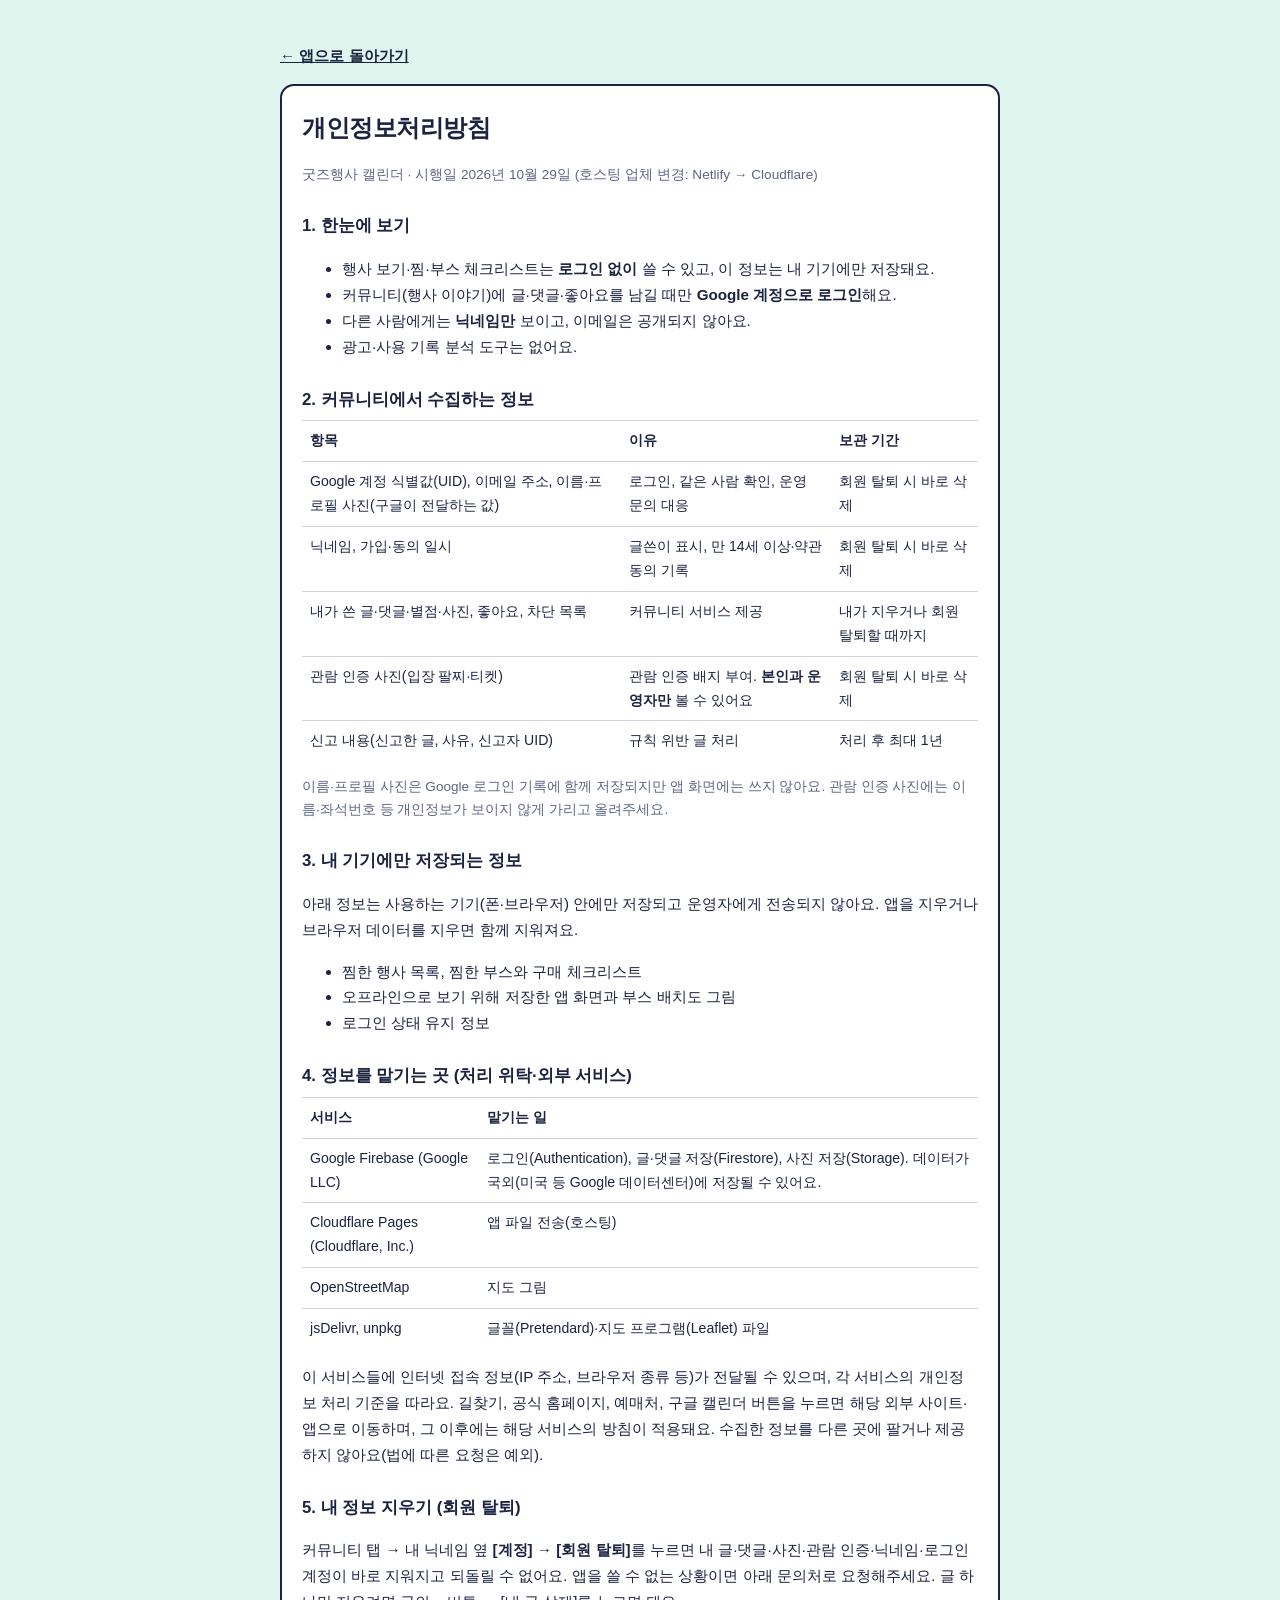
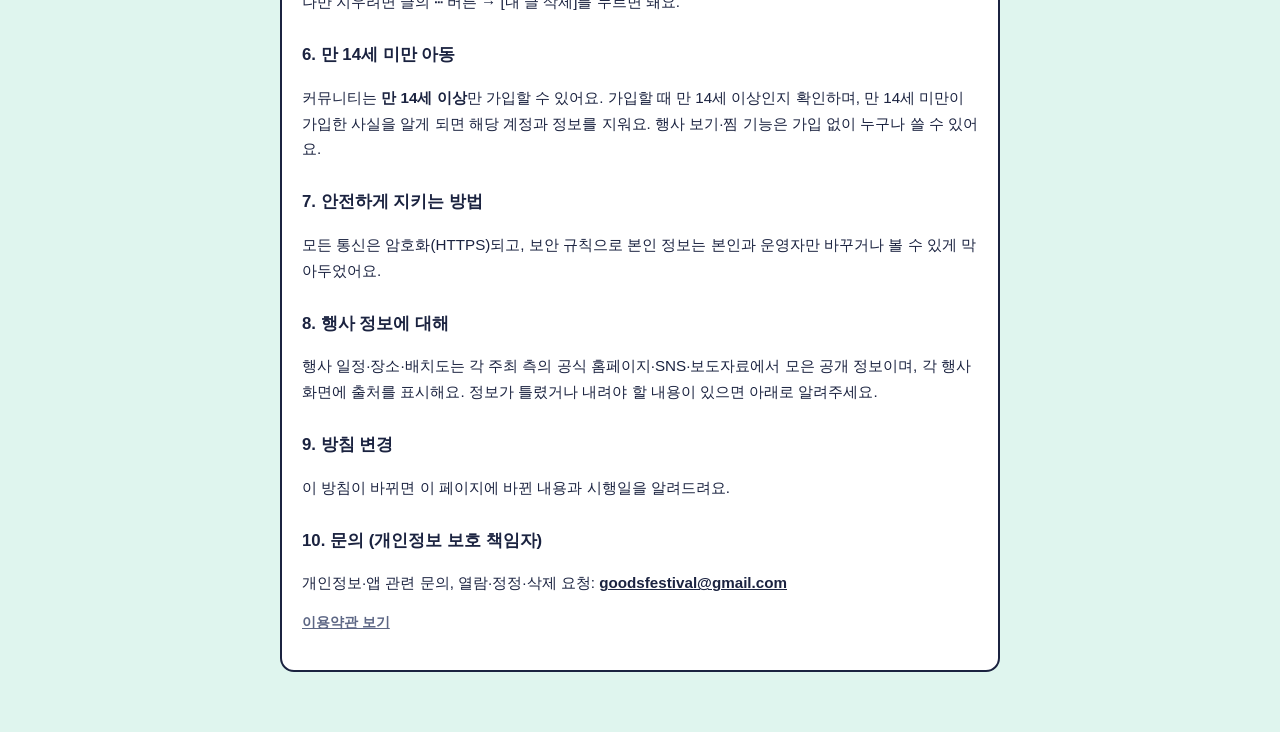
<file: privacy.html>
<!DOCTYPE html>
<html lang="ko">
<head>
  <meta charset="UTF-8" />
  <meta name="color-scheme" content="only light" />
  <meta name="viewport" content="width=device-width, initial-scale=1" />
  <title>개인정보처리방침 · 굿즈행사 캘린더</title>
  <script>
    /* 앱 설정의 화면 모드(라이트/다크)를 이 페이지에도 적용 */
    try { var t = (JSON.parse(localStorage.getItem('goodsfair.settings') || '{}') || {}).theme;
      if (t === 'light' || t === 'dark') document.documentElement.dataset.theme = t; } catch (e) {}
  </script>
  <style>
    :root { --bg: #DFF5EE; --paper: #fff; --ink: #1B2340; --muted: #5D6785; color-scheme: only light; }
    @media (prefers-color-scheme: dark) { :root:not([data-theme="light"]) { --bg: #12201D; --paper: #1E2B30; --ink: #E8ECF6; --muted: #9AA3BF; color-scheme: only dark; } }
    :root[data-theme="dark"] { --bg: #12201D; --paper: #1E2B30; --ink: #E8ECF6; --muted: #9AA3BF; color-scheme: only dark; }
    body { margin: 0; background: var(--bg); color: var(--ink); font-family: "Pretendard Variable", Pretendard, "Noto Sans KR", -apple-system, sans-serif; line-height: 1.7; }
    main { max-width: 720px; margin: 0 auto; padding: 28px 16px 60px; }
    article { background: var(--paper); border: 2px solid var(--ink); border-radius: 14px; padding: 22px 20px; }
    h1 { margin: 0 0 4px; font-size: 1.5rem; letter-spacing: -0.02em; }
    h2 { margin: 26px 0 6px; font-size: 1.05rem; }
    p, li { font-size: 0.95rem; }
    .muted { color: var(--muted); font-size: 0.85rem; }
    a { color: inherit; font-weight: 700; }
    table { width: 100%; border-collapse: collapse; font-size: 0.88rem; }
    th, td { text-align: left; padding: 8px; border-top: 1px solid color-mix(in srgb, var(--ink) 20%, transparent); vertical-align: top; }
  </style>
</head>
<body>
<main>
  <p><a href="./">← 앱으로 돌아가기</a></p>
  <article>
    <h1>개인정보처리방침</h1>
    <p class="muted">굿즈행사 캘린더 · 시행일 2026년 10월 29일 (호스팅 업체 변경: Netlify → Cloudflare)</p>

    <h2>1. 한눈에 보기</h2>
    <ul>
      <li>행사 보기·찜·부스 체크리스트는 <b>로그인 없이</b> 쓸 수 있고, 이 정보는 내 기기에만 저장돼요.</li>
      <li>커뮤니티(행사 이야기)에 글·댓글·좋아요를 남길 때만 <b>Google 계정으로 로그인</b>해요.</li>
      <li>다른 사람에게는 <b>닉네임만</b> 보이고, 이메일은 공개되지 않아요.</li>
      <li>광고·사용 기록 분석 도구는 없어요.</li>
    </ul>

    <h2>2. 커뮤니티에서 수집하는 정보</h2>
    <table>
      <tr><th>항목</th><th>이유</th><th>보관 기간</th></tr>
      <tr><td>Google 계정 식별값(UID), 이메일 주소, 이름·프로필 사진(구글이 전달하는 값)</td><td>로그인, 같은 사람 확인, 운영 문의 대응</td><td>회원 탈퇴 시 바로 삭제</td></tr>
      <tr><td>닉네임, 가입·동의 일시</td><td>글쓴이 표시, 만 14세 이상·약관 동의 기록</td><td>회원 탈퇴 시 바로 삭제</td></tr>
      <tr><td>내가 쓴 글·댓글·별점·사진, 좋아요, 차단 목록</td><td>커뮤니티 서비스 제공</td><td>내가 지우거나 회원 탈퇴할 때까지</td></tr>
      <tr><td>관람 인증 사진(입장 팔찌·티켓)</td><td>관람 인증 배지 부여. <b>본인과 운영자만</b> 볼 수 있어요</td><td>회원 탈퇴 시 바로 삭제</td></tr>
      <tr><td>신고 내용(신고한 글, 사유, 신고자 UID)</td><td>규칙 위반 글 처리</td><td>처리 후 최대 1년</td></tr>
    </table>
    <p class="muted">이름·프로필 사진은 Google 로그인 기록에 함께 저장되지만 앱 화면에는 쓰지 않아요. 관람 인증 사진에는 이름·좌석번호 등 개인정보가 보이지 않게 가리고 올려주세요.</p>

    <h2>3. 내 기기에만 저장되는 정보</h2>
    <p>아래 정보는 사용하는 기기(폰·브라우저) 안에만 저장되고 운영자에게 전송되지 않아요. 앱을 지우거나 브라우저 데이터를 지우면 함께 지워져요.</p>
    <ul>
      <li>찜한 행사 목록, 찜한 부스와 구매 체크리스트</li>
      <li>오프라인으로 보기 위해 저장한 앱 화면과 부스 배치도 그림</li>
      <li>로그인 상태 유지 정보</li>
    </ul>

    <h2>4. 정보를 맡기는 곳 (처리 위탁·외부 서비스)</h2>
    <table>
      <tr><th>서비스</th><th>맡기는 일</th></tr>
      <tr><td>Google Firebase (Google LLC)</td><td>로그인(Authentication), 글·댓글 저장(Firestore), 사진 저장(Storage). 데이터가 국외(미국 등 Google 데이터센터)에 저장될 수 있어요.</td></tr>
      <tr><td>Cloudflare Pages (Cloudflare, Inc.)</td><td>앱 파일 전송(호스팅)</td></tr>
      <tr><td>OpenStreetMap</td><td>지도 그림</td></tr>
      <tr><td>jsDelivr, unpkg</td><td>글꼴(Pretendard)·지도 프로그램(Leaflet) 파일</td></tr>
    </table>
    <p>이 서비스들에 인터넷 접속 정보(IP 주소, 브라우저 종류 등)가 전달될 수 있으며, 각 서비스의 개인정보 처리 기준을 따라요. 길찾기, 공식 홈페이지, 예매처, 구글 캘린더 버튼을 누르면 해당 외부 사이트·앱으로 이동하며, 그 이후에는 해당 서비스의 방침이 적용돼요. 수집한 정보를 다른 곳에 팔거나 제공하지 않아요(법에 따른 요청은 예외).</p>

    <h2>5. 내 정보 지우기 (회원 탈퇴)</h2>
    <p>커뮤니티 탭 → 내 닉네임 옆 <b>[계정] → [회원 탈퇴]</b>를 누르면 내 글·댓글·사진·관람 인증·닉네임·로그인 계정이 바로 지워지고 되돌릴 수 없어요. 앱을 쓸 수 없는 상황이면 아래 문의처로 요청해주세요. 글 하나만 지우려면 글의 ⋯ 버튼 → [내 글 삭제]를 누르면 돼요.</p>

    <h2>6. 만 14세 미만 아동</h2>
    <p>커뮤니티는 <b>만 14세 이상</b>만 가입할 수 있어요. 가입할 때 만 14세 이상인지 확인하며, 만 14세 미만이 가입한 사실을 알게 되면 해당 계정과 정보를 지워요. 행사 보기·찜 기능은 가입 없이 누구나 쓸 수 있어요.</p>

    <h2>7. 안전하게 지키는 방법</h2>
    <p>모든 통신은 암호화(HTTPS)되고, 보안 규칙으로 본인 정보는 본인과 운영자만 바꾸거나 볼 수 있게 막아두었어요.</p>

    <h2>8. 행사 정보에 대해</h2>
    <p>행사 일정·장소·배치도는 각 주최 측의 공식 홈페이지·SNS·보도자료에서 모은 공개 정보이며, 각 행사 화면에 출처를 표시해요. 정보가 틀렸거나 내려야 할 내용이 있으면 아래로 알려주세요.</p>

    <h2>9. 방침 변경</h2>
    <p>이 방침이 바뀌면 이 페이지에 바뀐 내용과 시행일을 알려드려요.</p>

    <h2>10. 문의 (개인정보 보호 책임자)</h2>
    <p>개인정보·앱 관련 문의, 열람·정정·삭제 요청: <b><a href="mailto:goodsfestival@gmail.com">goodsfestival@gmail.com</a></b></p>
    <p class="muted"><a href="terms.html">이용약관 보기</a></p>
  </article>
</main>
</body>
</html>
</file>
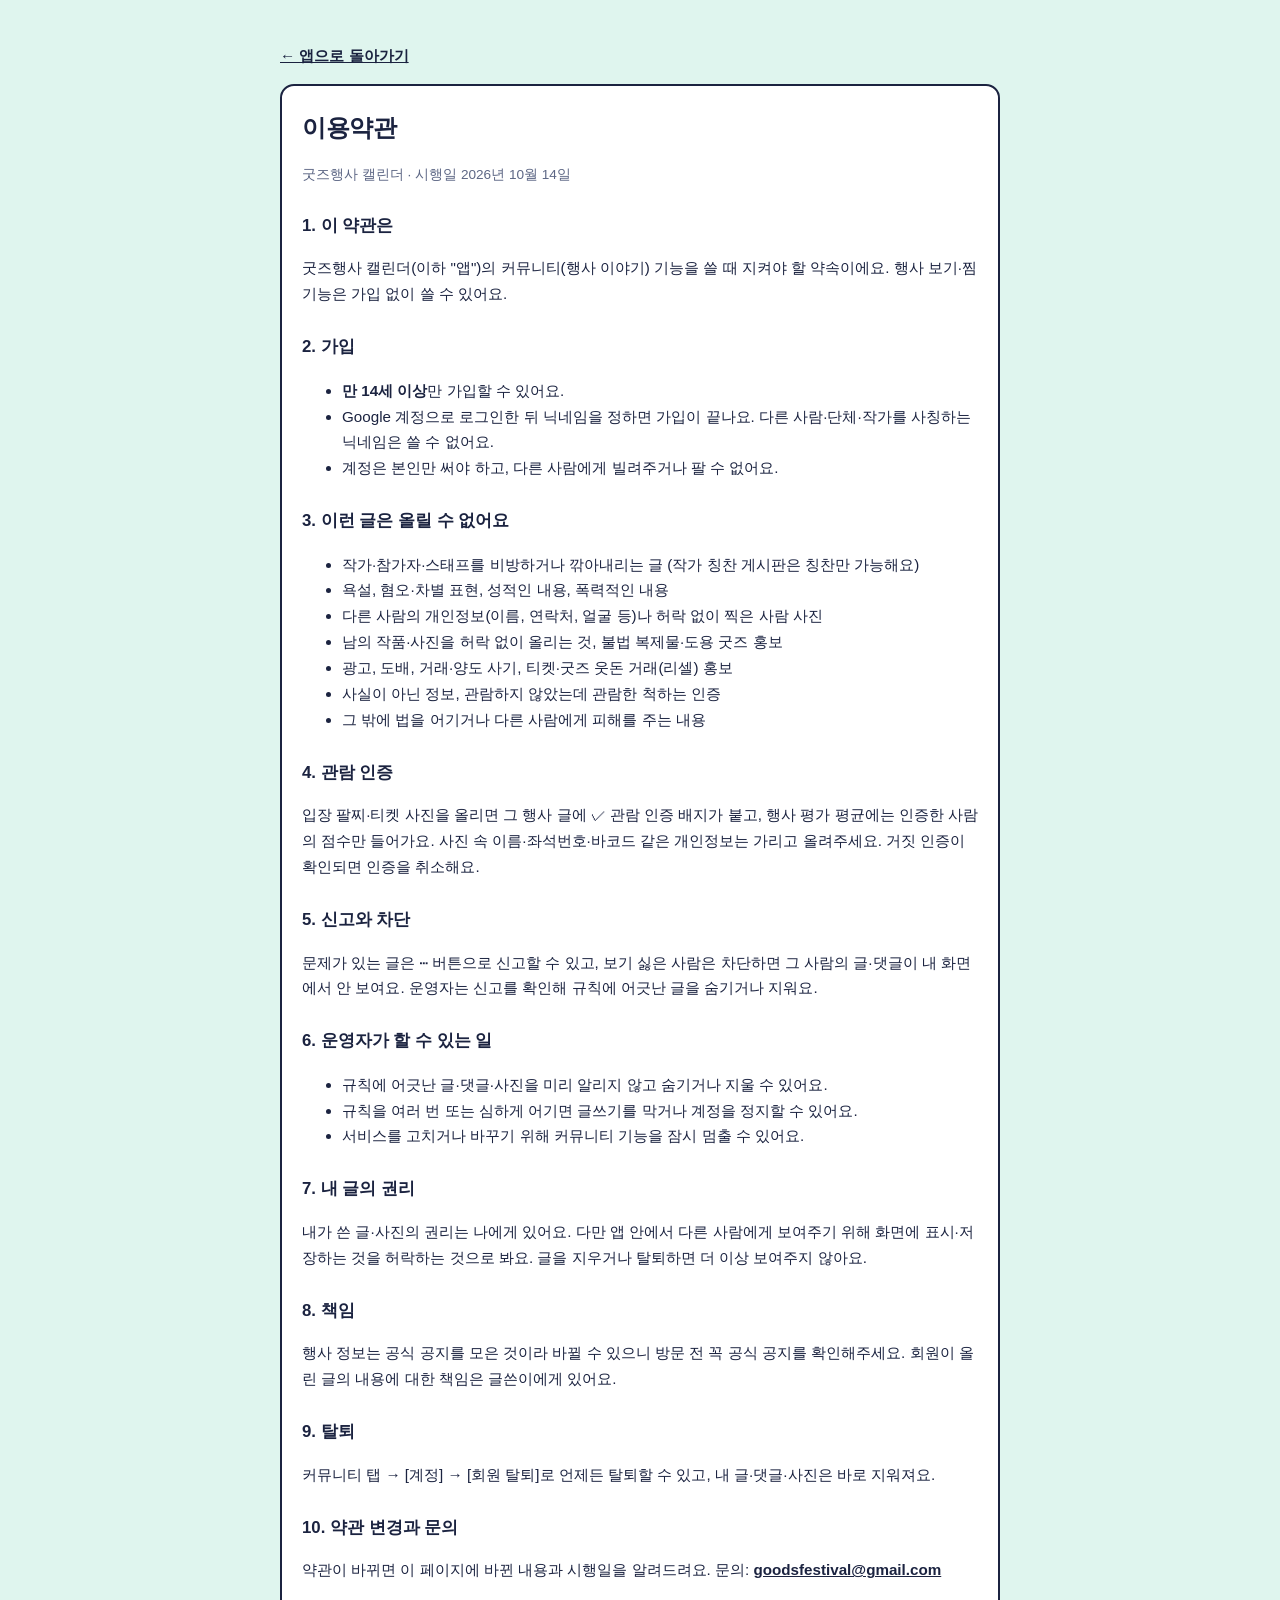
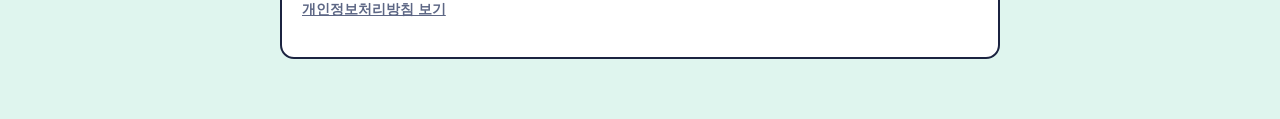
<file: terms.html>
<!DOCTYPE html>
<html lang="ko">
<head>
  <meta charset="UTF-8" />
  <meta name="color-scheme" content="only light" />
  <meta name="viewport" content="width=device-width, initial-scale=1" />
  <title>이용약관 · 굿즈행사 캘린더</title>
  <script>
    /* 앱 설정의 화면 모드(라이트/다크)를 이 페이지에도 적용 */
    try { var t = (JSON.parse(localStorage.getItem('goodsfair.settings') || '{}') || {}).theme;
      if (t === 'light' || t === 'dark') document.documentElement.dataset.theme = t; } catch (e) {}
  </script>
  <style>
    :root { --bg: #DFF5EE; --paper: #fff; --ink: #1B2340; --muted: #5D6785; color-scheme: only light; }
    @media (prefers-color-scheme: dark) { :root:not([data-theme="light"]) { --bg: #12201D; --paper: #1E2B30; --ink: #E8ECF6; --muted: #9AA3BF; color-scheme: only dark; } }
    :root[data-theme="dark"] { --bg: #12201D; --paper: #1E2B30; --ink: #E8ECF6; --muted: #9AA3BF; color-scheme: only dark; }
    body { margin: 0; background: var(--bg); color: var(--ink); font-family: "Pretendard Variable", Pretendard, "Noto Sans KR", -apple-system, sans-serif; line-height: 1.7; }
    main { max-width: 720px; margin: 0 auto; padding: 28px 16px 60px; }
    article { background: var(--paper); border: 2px solid var(--ink); border-radius: 14px; padding: 22px 20px; }
    h1 { margin: 0 0 4px; font-size: 1.5rem; letter-spacing: -0.02em; }
    h2 { margin: 26px 0 6px; font-size: 1.05rem; }
    p, li { font-size: 0.95rem; }
    .muted { color: var(--muted); font-size: 0.85rem; }
    a { color: inherit; font-weight: 700; }
    table { width: 100%; border-collapse: collapse; font-size: 0.88rem; }
    th, td { text-align: left; padding: 8px; border-top: 1px solid color-mix(in srgb, var(--ink) 20%, transparent); vertical-align: top; }
  </style>
</head>
<body>
<main>
  <p><a href="./">← 앱으로 돌아가기</a></p>
  <article>
    <h1>이용약관</h1>
    <p class="muted">굿즈행사 캘린더 · 시행일 2026년 10월 14일</p>

    <h2>1. 이 약관은</h2>
    <p>굿즈행사 캘린더(이하 "앱")의 커뮤니티(행사 이야기) 기능을 쓸 때 지켜야 할 약속이에요. 행사 보기·찜 기능은 가입 없이 쓸 수 있어요.</p>

    <h2>2. 가입</h2>
    <ul>
      <li><b>만 14세 이상</b>만 가입할 수 있어요.</li>
      <li>Google 계정으로 로그인한 뒤 닉네임을 정하면 가입이 끝나요. 다른 사람·단체·작가를 사칭하는 닉네임은 쓸 수 없어요.</li>
      <li>계정은 본인만 써야 하고, 다른 사람에게 빌려주거나 팔 수 없어요.</li>
    </ul>

    <h2>3. 이런 글은 올릴 수 없어요</h2>
    <ul>
      <li>작가·참가자·스태프를 비방하거나 깎아내리는 글 (작가 칭찬 게시판은 칭찬만 가능해요)</li>
      <li>욕설, 혐오·차별 표현, 성적인 내용, 폭력적인 내용</li>
      <li>다른 사람의 개인정보(이름, 연락처, 얼굴 등)나 허락 없이 찍은 사람 사진</li>
      <li>남의 작품·사진을 허락 없이 올리는 것, 불법 복제물·도용 굿즈 홍보</li>
      <li>광고, 도배, 거래·양도 사기, 티켓·굿즈 웃돈 거래(리셀) 홍보</li>
      <li>사실이 아닌 정보, 관람하지 않았는데 관람한 척하는 인증</li>
      <li>그 밖에 법을 어기거나 다른 사람에게 피해를 주는 내용</li>
    </ul>

    <h2>4. 관람 인증</h2>
    <p>입장 팔찌·티켓 사진을 올리면 그 행사 글에 ✓ 관람 인증 배지가 붙고, 행사 평가 평균에는 인증한 사람의 점수만 들어가요. 사진 속 이름·좌석번호·바코드 같은 개인정보는 가리고 올려주세요. 거짓 인증이 확인되면 인증을 취소해요.</p>

    <h2>5. 신고와 차단</h2>
    <p>문제가 있는 글은 ⋯ 버튼으로 신고할 수 있고, 보기 싫은 사람은 차단하면 그 사람의 글·댓글이 내 화면에서 안 보여요. 운영자는 신고를 확인해 규칙에 어긋난 글을 숨기거나 지워요.</p>

    <h2>6. 운영자가 할 수 있는 일</h2>
    <ul>
      <li>규칙에 어긋난 글·댓글·사진을 미리 알리지 않고 숨기거나 지울 수 있어요.</li>
      <li>규칙을 여러 번 또는 심하게 어기면 글쓰기를 막거나 계정을 정지할 수 있어요.</li>
      <li>서비스를 고치거나 바꾸기 위해 커뮤니티 기능을 잠시 멈출 수 있어요.</li>
    </ul>

    <h2>7. 내 글의 권리</h2>
    <p>내가 쓴 글·사진의 권리는 나에게 있어요. 다만 앱 안에서 다른 사람에게 보여주기 위해 화면에 표시·저장하는 것을 허락하는 것으로 봐요. 글을 지우거나 탈퇴하면 더 이상 보여주지 않아요.</p>

    <h2>8. 책임</h2>
    <p>행사 정보는 공식 공지를 모은 것이라 바뀔 수 있으니 방문 전 꼭 공식 공지를 확인해주세요. 회원이 올린 글의 내용에 대한 책임은 글쓴이에게 있어요.</p>

    <h2>9. 탈퇴</h2>
    <p>커뮤니티 탭 → [계정] → [회원 탈퇴]로 언제든 탈퇴할 수 있고, 내 글·댓글·사진은 바로 지워져요.</p>

    <h2>10. 약관 변경과 문의</h2>
    <p>약관이 바뀌면 이 페이지에 바뀐 내용과 시행일을 알려드려요. 문의: <b><a href="mailto:goodsfestival@gmail.com">goodsfestival@gmail.com</a></b></p>
    <p class="muted"><a href="privacy.html">개인정보처리방침 보기</a></p>
  </article>
</main>
</body>
</html>
</file>
